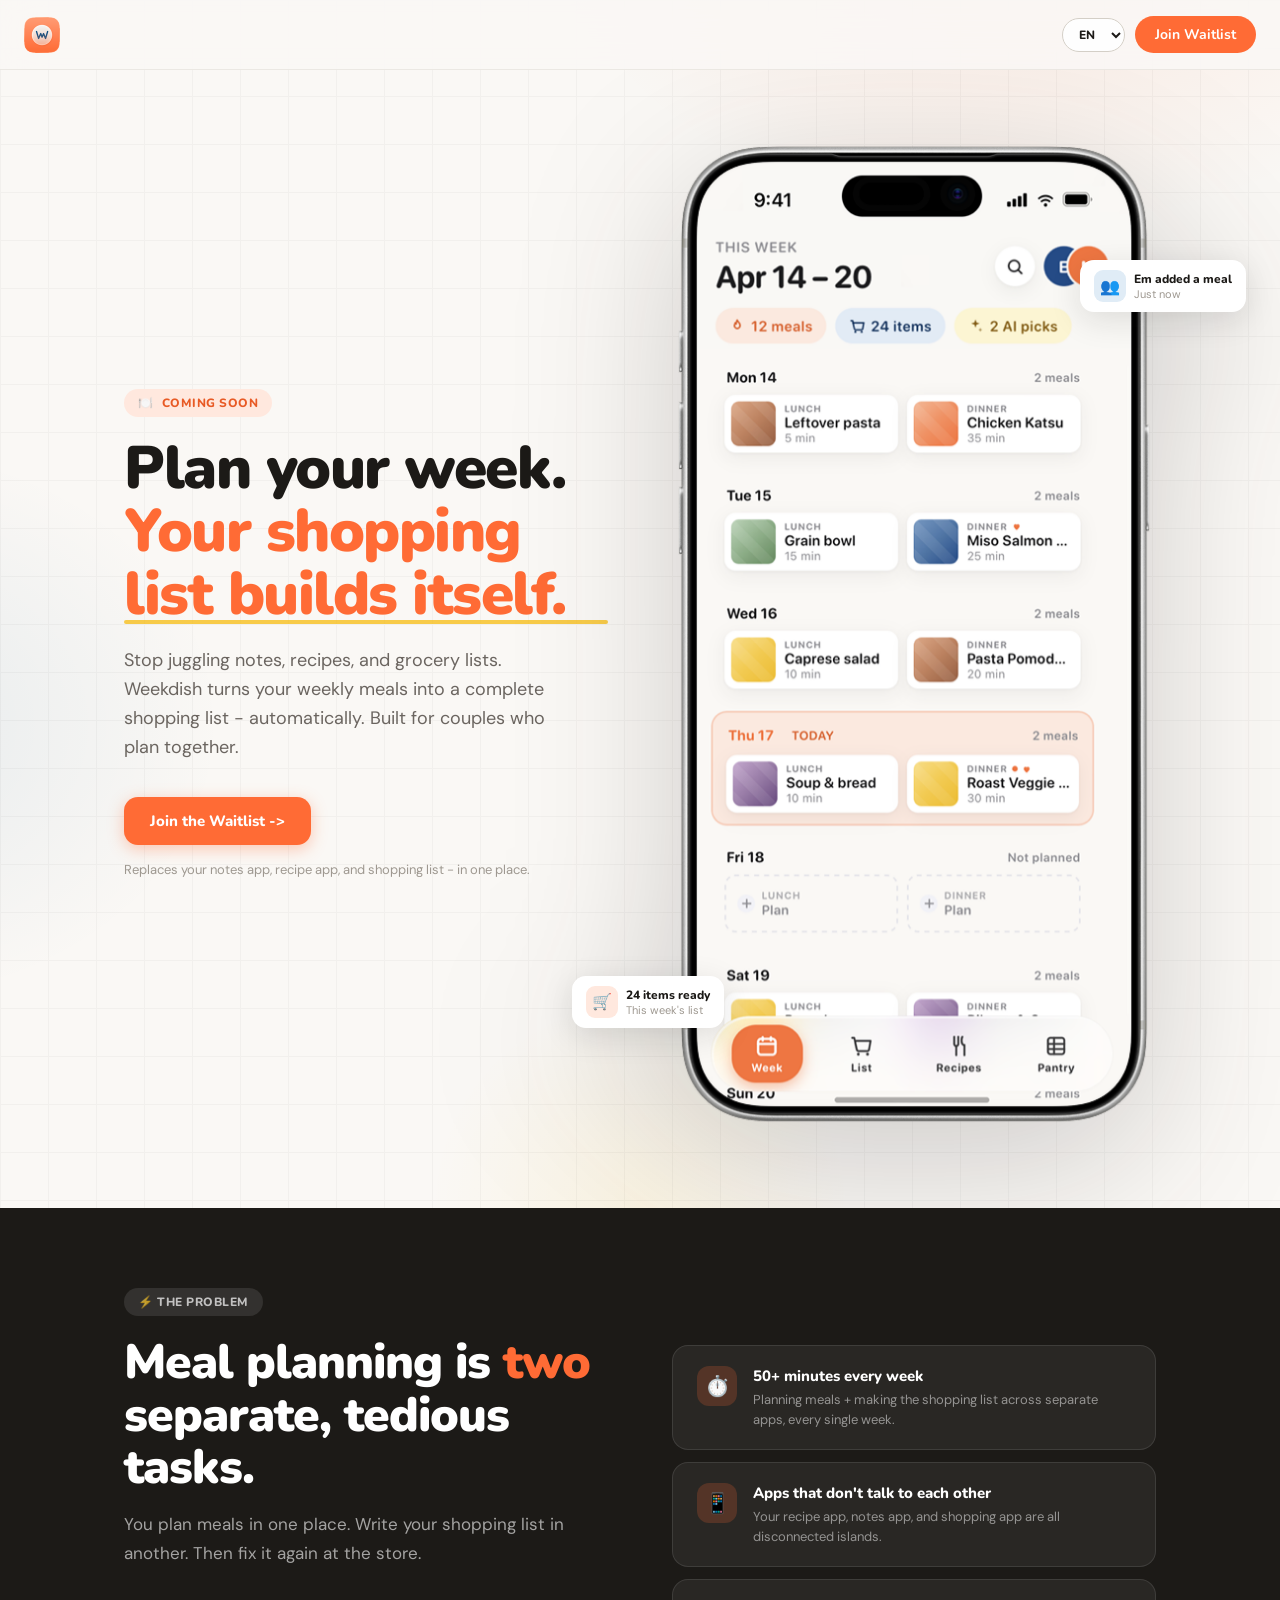
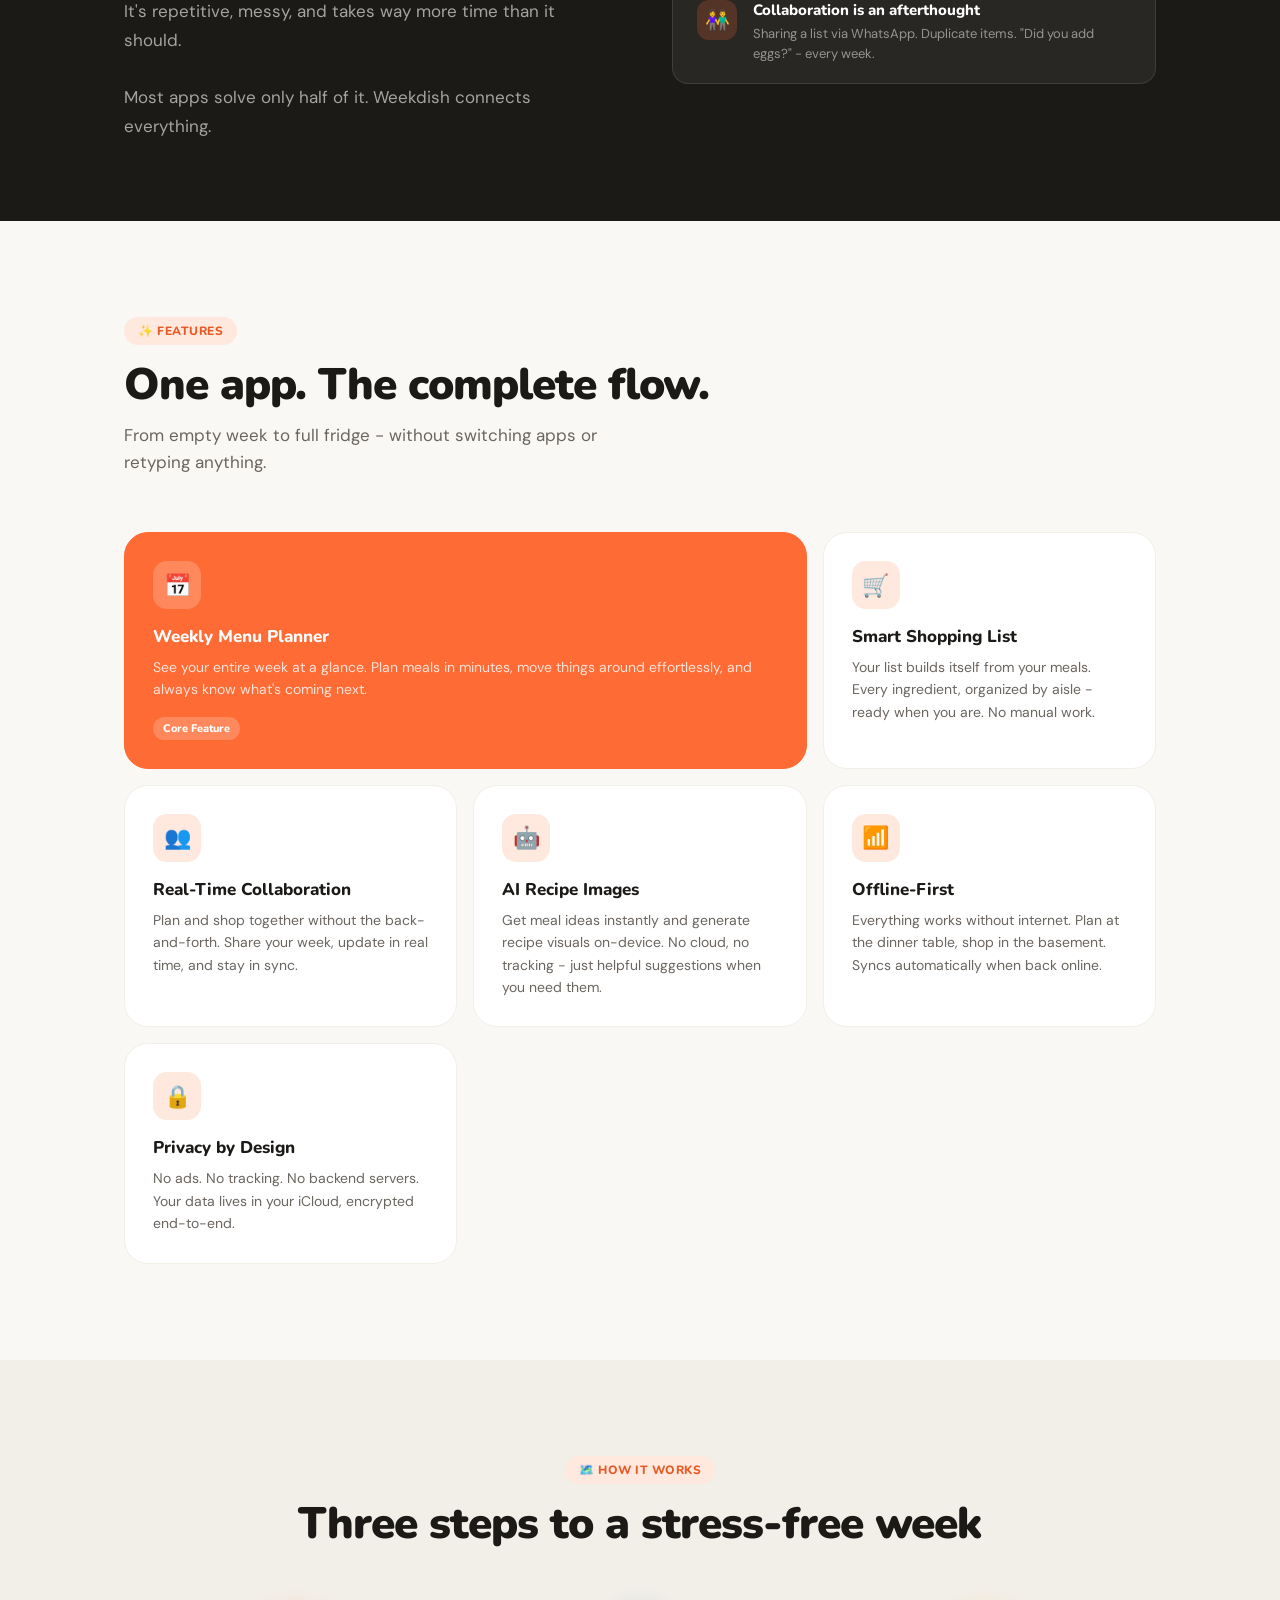
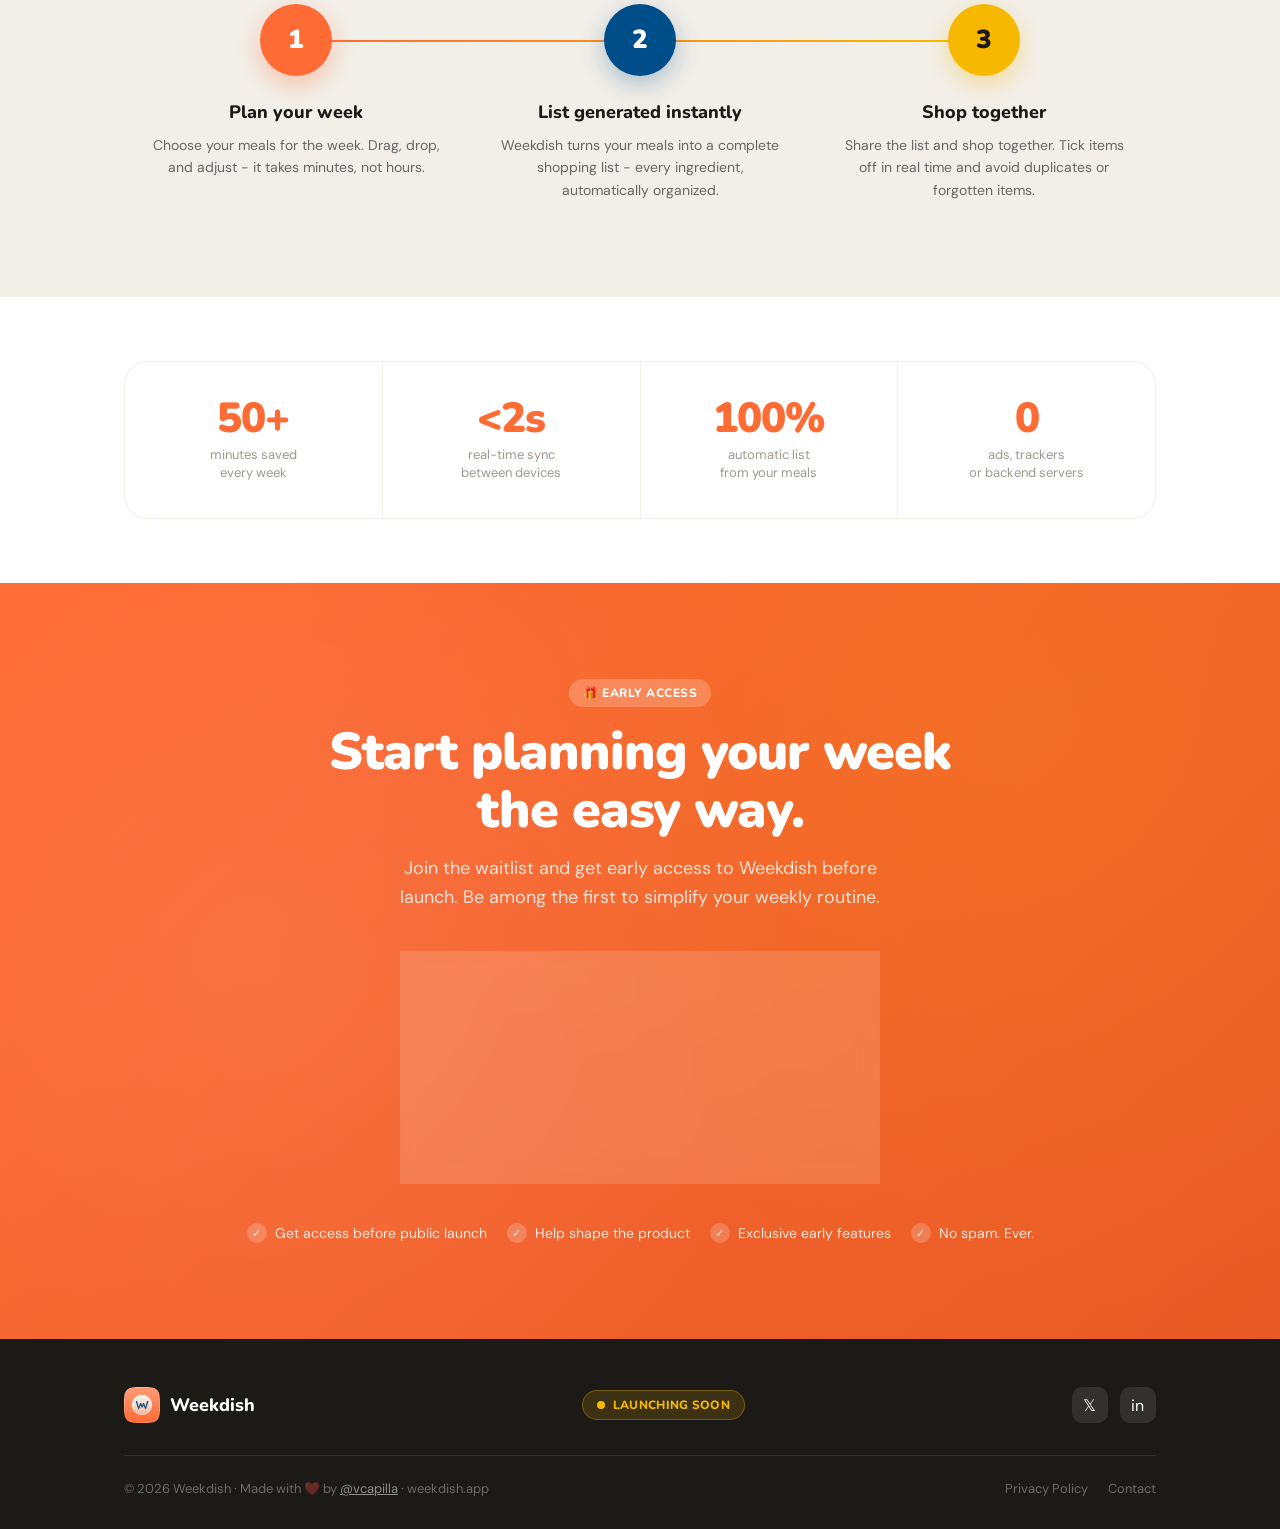
<file: index.html>
<!DOCTYPE html>
<html lang="en">

<head>
  <meta charset="UTF-8" />
  <meta name="viewport" content="width=device-width, initial-scale=1.0" />
  <title>Weekdish - Your week of dishes, effortlessly planned</title>
  <meta name="description"
    content="Plan weekly meals with your partner and let Weekdish build your shopping list automatically. Native iOS app coming July 2026.">
  <meta property="og:title" content="Weekdish - Your week of dishes, effortlessly planned">
  <meta property="og:description"
    content="Plan meals together. Shop smarter. Native iOS, offline-first, real-time collaboration.">
  <meta property="og:image" content="https://weekdish.app/og.png">
  <meta name="twitter:card" content="summary_large_image">
  <meta name="twitter:title" content="Weekdish - Your week of dishes, effortlessly planned">
  <meta name="twitter:description"
    content="Plan meals together. Shop smarter. Native iOS, offline-first, real-time collaboration.">
  <meta name="twitter:image" content="https://weekdish.app/og.png">
  <link rel="icon" type="image/png" sizes="32x32" href="favicon-32.png">
  <link rel="icon" type="image/png" sizes="16x16" href="favicon-16.png">
  <link rel="apple-touch-icon" sizes="180x180" href="apple-touch-icon.png">
  <link rel="preconnect" href="https://fonts.googleapis.com">
  <link
    href="https://fonts.googleapis.com/css2?family=Nunito:wght@400;500;600;700;800;900&family=DM+Sans:wght@300;400;500;600&display=swap"
    rel="stylesheet">
  <link rel="stylesheet" href="styles.css">

</head>

<body>
  <nav id="navbar">
    <div class="nav-icon" style="background:none; padding:0; box-shadow:none;">
      <img src="icon-72.png" width="36" height="36" style="border-radius:9px;" alt="Weekdish">
    </div>
    <div class="nav-actions">
      <select id="language-switcher" class="lang-select" aria-label="Language selector">
        <option value="es">ES</option>
        <option value="ca">CA</option>
        <option value="en">EN</option>
      </select>
      <button class="nav-cta" data-i18n="nav.cta"
        onclick="document.getElementById('waitlist').scrollIntoView({behavior:'smooth'})">Join Waitlist</button>
    </div>
  </nav>

  <section id="hero">
    <div class="hero-bg"></div>
    <div class="hero-grid"></div>
    <div class="container">
      <div class="hero-inner">
        <div class="hero-content">
          <div class="hero-eyebrow"><span>🍽️</span> <span data-i18n="hero.eyebrow">COMING SOON</span></div>

          <h1 class="hero-h1" data-i18n-html="hero.title">
            Plan your week.<br>
            <em>Your shopping list builds itself.</em>
          </h1>

          <p class="hero-sub" data-i18n="hero.sub">
            Stop juggling notes, recipes, and grocery lists. Weekdish turns your weekly meals into a complete shopping
            list - automatically. Built for couples who plan together.
          </p>

          <div class="hero-form" style="animation: fadeUp 0.6s 0.3s ease both;">
            <button class="hero-btn" data-i18n="hero.button"
              onclick="document.getElementById('waitlist').scrollIntoView({behavior:'smooth'})">
              Join the Waitlist ->
            </button>
          </div>

          <p class="hero-meta" data-i18n="hero.meta">
            Replaces your notes app, recipe app, and shopping list - in one place.
          </p>
        </div>
        <div class="hero-visual">
          <div class="phone-wrap">
            <div class="phone-badge left">
              <div class="badge-icon orange">🛒</div>
              <div class="badge-text">
                <div class="badge-label" data-i18n="badges.itemsReady">24 items ready</div>
                <div class="badge-sub" data-i18n="badges.weekList">This week's list</div>
              </div>
            </div>
            <div class="phone-badge right">
              <div class="badge-icon blue">👥</div>
              <div class="badge-text">
                <div class="badge-label" data-i18n="badges.mealAdded">Em added a meal</div>
                <div class="badge-sub" data-i18n="badges.justNow">Just now</div>
              </div>
            </div>
            <img src="iphone.png" alt="Weekdish-screenshot">
          </div>
        </div>
      </div>
    </div>
  </section>

  <section id="problem">
    <div class="container">
      <div class="problem-inner">
        <div class="reveal">
          <div class="problem-label" data-i18n="problem.label">⚡ THE PROBLEM</div>
          <h2 data-i18n-html="problem.title">Meal planning is <em>two</em> separate, tedious tasks.</h2>
          <p data-i18n-html="problem.copy">
            You plan meals in one place. Write your shopping list in another. Then fix it again at the store.<br><br>
            It's repetitive, messy, and takes way more time than it should.<br><br>
            Most apps solve only half of it. Weekdish connects everything.
          </p>
        </div>
        <div class="problem-cards reveal reveal-delay-1">
          <div class="problem-card">
            <div class="problem-card-icon">⏱️</div>
            <div>
              <div class="problem-card-title" data-i18n="problem.cards.time.title">50+ minutes every week</div>
              <div class="problem-card-desc" data-i18n="problem.cards.time.desc">Planning meals + making the shopping
                list across separate apps, every single week.</div>
            </div>
          </div>
          <div class="problem-card">
            <div class="problem-card-icon">📱</div>
            <div>
              <div class="problem-card-title" data-i18n="problem.cards.apps.title">Apps that don't talk to each other
              </div>
              <div class="problem-card-desc" data-i18n="problem.cards.apps.desc">Your recipe app, notes app, and
                shopping app are all disconnected islands.
              </div>
            </div>
          </div>
          <div class="problem-card">
            <div class="problem-card-icon">👫</div>
            <div>
              <div class="problem-card-title" data-i18n="problem.cards.collab.title">Collaboration is an afterthought
              </div>
              <div class="problem-card-desc" data-i18n="problem.cards.collab.desc">Sharing a list via WhatsApp.
                Duplicate items. "Did you add eggs?" - every
                week.</div>
            </div>
          </div>
        </div>
      </div>
    </div>
  </section>

  <section id="features">
    <div class="container">
      <div class="section-header reveal">
        <div class="section-label" data-i18n="features.label">✨ FEATURES</div>
        <h2 class="section-title" data-i18n="features.title">One app. The complete flow.</h2>
        <p class="section-sub" data-i18n="features.sub">From empty week to full fridge - without switching apps or
          retyping anything.</p>
      </div>
      <div class="features-grid">
        <div class="feature-card featured reveal">
          <div class="feature-icon">📅</div>
          <div class="feature-title" data-i18n="features.cards.planner.title">Weekly Menu Planner</div>
          <div class="feature-desc" data-i18n="features.cards.planner.desc">
            See your entire week at a glance. Plan meals in minutes, move things around effortlessly, and always know
            what's coming next.
          </div><span class="feature-tag" data-i18n="features.cards.planner.tag">Core
            Feature</span>
        </div>
        <div class="feature-card reveal reveal-delay-1">
          <div class="feature-icon">🛒</div>
          <div class="feature-title" data-i18n="features.cards.shopping.title">Smart Shopping List</div>
          <div class="feature-desc" data-i18n="features.cards.shopping.desc">
            Your list builds itself from your meals. Every ingredient, organized by aisle - ready when you are. No
            manual work.
          </div>
        </div>
        <div class="feature-card reveal reveal-delay-1">
          <div class="feature-icon">👥</div>
          <div class="feature-title" data-i18n="features.cards.collab.title">Real-Time Collaboration</div>
          <div class="feature-desc" data-i18n="features.cards.collab.desc">
            Plan and shop together without the back-and-forth. Share your week, update in real time, and stay in sync.
          </div>
        </div>
        <div class="feature-card reveal reveal-delay-2">
          <div class="feature-icon">🤖</div>
          <div class="feature-title" data-i18n="features.cards.ai.title">AI Recipe Images</div>
          <div class="feature-desc" data-i18n="features.cards.ai.desc">
            Get meal ideas instantly and generate recipe visuals on-device. No cloud, no tracking - just helpful
            suggestions when you need them.
          </div>
        </div>
        <div class="feature-card reveal reveal-delay-2">
          <div class="feature-icon">📶</div>
          <div class="feature-title" data-i18n="features.cards.offline.title">Offline-First</div>
          <div class="feature-desc" data-i18n="features.cards.offline.desc">Everything works without internet. Plan at
            the dinner table, shop in the basement.
            Syncs automatically when back online.</div>
        </div>
        <div class="feature-card reveal reveal-delay-3">
          <div class="feature-icon">🔒</div>
          <div class="feature-title" data-i18n="features.cards.privacy.title">Privacy by Design</div>
          <div class="feature-desc" data-i18n="features.cards.privacy.desc">No ads. No tracking. No backend servers.
            Your data lives in your iCloud, encrypted
            end-to-end.</div>
        </div>
      </div>
    </div>
  </section>

  <section id="how">
    <div class="container">
      <div class="section-header reveal" style="text-align:center;">
        <div class="section-label" style="display:inline-flex;" data-i18n="how.label">🗺️ HOW IT WORKS</div>
        <h2 class="section-title" data-i18n="how.title">Three steps to a stress-free week</h2>
      </div>
      <div class="steps">
        <div class="step reveal">
          <div class="step-number">1</div>
          <div class="step-title" data-i18n="how.steps.one.title">Plan your week</div>
          <div class="step-desc" data-i18n="how.steps.one.desc">
            Choose your meals for the week. Drag, drop, and adjust - it takes minutes, not hours.
          </div>
        </div>
        <div class="step reveal reveal-delay-1">
          <div class="step-number">2</div>
          <div class="step-title" data-i18n="how.steps.two.title">List generated instantly</div>
          <div class="step-desc" data-i18n="how.steps.two.desc">
            Weekdish turns your meals into a complete shopping list - every ingredient, automatically organized.
          </div>
        </div>
        <div class="step reveal reveal-delay-2">
          <div class="step-number">3</div>
          <div class="step-title" data-i18n="how.steps.three.title">Shop together</div>
          <div class="step-desc" data-i18n="how.steps.three.desc">
            Share the list and shop together. Tick items off in real time and avoid duplicates or forgotten items.
          </div>
        </div>
      </div>
    </div>
  </section>

  <section id="proof">
    <div class="container">
      <div class="proof-inner reveal">
        <div class="proof-stat">
          <div class="proof-number">50+</div>
          <div class="proof-label" data-i18n-html="proof.one">minutes saved<br>every week</div>
        </div>
        <div class="proof-stat">
          <div class="proof-number">&lt;2s</div>
          <div class="proof-label" data-i18n-html="proof.two">real-time sync<br>between devices</div>
        </div>
        <div class="proof-stat">
          <div class="proof-number">100%</div>
          <div class="proof-label" data-i18n-html="proof.three">automatic list<br>from your meals</div>
        </div>
        <div class="proof-stat">
          <div class="proof-number">0</div>
          <div class="proof-label" data-i18n-html="proof.four">ads, trackers<br>or backend servers</div>
        </div>
      </div>
    </div>
  </section>

  <section id="waitlist">
    <div class="container">
      <div class="waitlist-inner">
        <div id="waitlist-form-block">
          <div class="section-label" style="display:inline-flex; margin-bottom:16px;" data-i18n="waitlist.label">🎁
            EARLY ACCESS</div>
          <h2 data-i18n-html="waitlist.title">Start planning your week<br>the easy way.</h2>
          <p data-i18n="waitlist.sub">
            Join the waitlist and get early access to Weekdish before launch. Be among the first to simplify your weekly
            routine.
          </p>
          <div class="waitlist-form">
            <iframe src="https://tally.so/embed/44NdlO?alignLeft=1&hideTitle=1&transparentBackground=1&dynamicHeight=1"
              loading="lazy" width="100%" height="214" frameborder="0" marginheight="0" marginwidth="0"
              title="Weekdish Waitlist" data-i18n-attr="title:waitlist.iframeTitle">
            </iframe>
          </div>
          <div class="perks">
            <div class="perk">
              <div class="perk-check">✓</div><span data-i18n="waitlist.perks.one">Get access before public launch</span>
            </div>
            <div class="perk">
              <div class="perk-check">✓</div><span data-i18n="waitlist.perks.two">Help shape the product</span>
            </div>
            <div class="perk">
              <div class="perk-check">✓</div><span data-i18n="waitlist.perks.three">Exclusive early features</span>
            </div>
            <div class="perk">
              <div class="perk-check">✓</div><span data-i18n="waitlist.perks.four">No spam. Ever.</span>
            </div>
          </div>
        </div>
        <div class="success-msg" id="success-msg">
          <div class="success-icon">🎉</div>
          <h3 data-i18n="success.title">You're on the list!</h3>
          <p data-i18n="success.sub">We'll send you an email as soon as Weekdish is ready.</p>
        </div>
      </div>
    </div>
  </section>
  <footer>
    <div class="container">
      <div class="footer-inner">
        <div class="footer-logo">
          <div class="footer-icon" style="background:none; padding:0;">
            <img src="icon-72.png" width="36" height="36" style="border-radius:9px;" alt="Weekdish">
          </div>
          <span class="footer-wordmark">Weekdish</span>
        </div>
        <div class="launch-badge">
          <div class="launch-dot"></div>
          <span class="launch-text" data-i18n="footer.launching">LAUNCHING SOON</span>
        </div>
        <div class="footer-social">
          <a class="social-btn" href="https://x.com/weekdishapp" target="_blank" rel="noopener noreferrer"
            aria-label="Weekdish on X" title="Twitter / X">𝕏</a>
          <a class="social-btn" href="https://www.linkedin.com/company/weekdish" target="_blank"
            rel="noopener noreferrer" aria-label="Weekdish on LinkedIn" title="LinkedIn">in</a>
        </div>
      </div>
      <div class="footer-bottom">
        <p data-i18n-html="footer.copy">© 2026 Weekdish · Made with ❤️ by <a href="https://x.com/vcapilla" target="_blank"
            rel="noopener noreferrer" style="color:rgba(255,255,255,0.5); text-decoration:underline;">@vcapilla</a> ·
          weekdish.app</p>
        <div style="display:flex; gap:20px;">
          <a href="/privacy.html" style="font-size:13px; color:rgba(255,255,255,0.35);" data-i18n="footer.privacy">Privacy
            Policy</a>
          <a href="mailto:hello@weekdish.app" style="font-size:13px; color:rgba(255,255,255,0.35);"
            data-i18n="footer.contact">Contact</a>
        </div>
      </div>
    </div>
  </footer>
  <script src="main.js"></script>
</body>

</html>
</file>
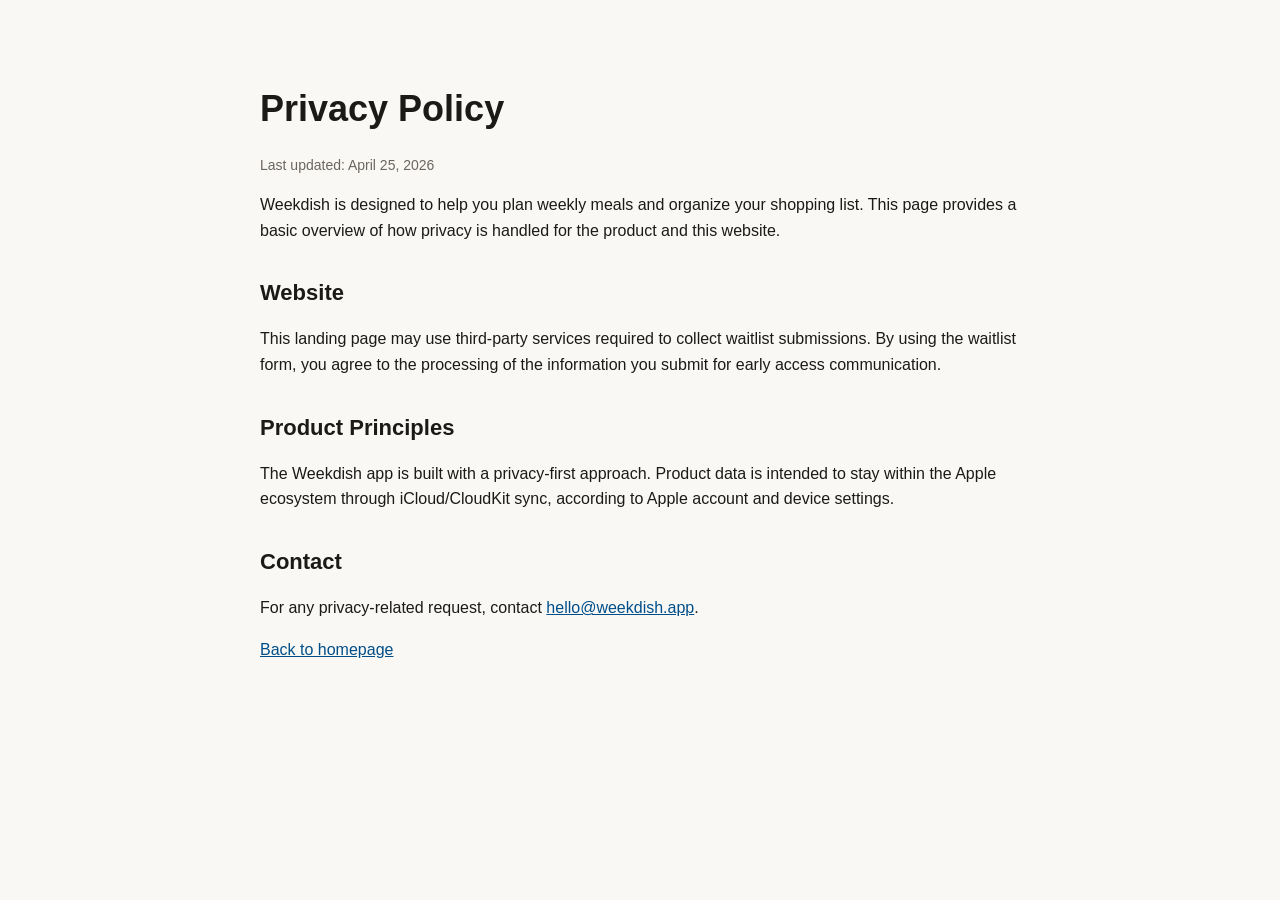
<file: privacy.html>
<!DOCTYPE html>
<html lang="en">
<head>
  <meta charset="UTF-8" />
  <meta name="viewport" content="width=device-width, initial-scale=1.0" />
  <title>Weekdish Privacy Policy</title>
  <meta name="description" content="Privacy policy for Weekdish." />
  <style>
    body {
      margin: 0;
      font-family: "DM Sans", "Avenir Next", "Segoe UI", sans-serif;
      background: #FAF8F5;
      color: #1C1A17;
      line-height: 1.6;
    }
    .container {
      max-width: 760px;
      margin: 0 auto;
      padding: 56px 24px 72px;
    }
    h1 {
      font-family: "Nunito", "Avenir Next", "Segoe UI", sans-serif;
      margin-bottom: 16px;
      font-size: 36px;
    }
    h2 {
      font-family: "Nunito", "Avenir Next", "Segoe UI", sans-serif;
      margin-top: 32px;
      margin-bottom: 8px;
      font-size: 22px;
    }
    a {
      color: #004E89;
    }
    .muted {
      color: #6B6560;
      font-size: 14px;
    }
  </style>
</head>
<body>
  <main class="container">
    <h1>Privacy Policy</h1>
    <p class="muted">Last updated: April 25, 2026</p>

    <p>
      Weekdish is designed to help you plan weekly meals and organize your shopping list. This page provides a basic
      overview of how privacy is handled for the product and this website.
    </p>

    <h2>Website</h2>
    <p>
      This landing page may use third-party services required to collect waitlist submissions. By using the waitlist
      form, you agree to the processing of the information you submit for early access communication.
    </p>

    <h2>Product Principles</h2>
    <p>
      The Weekdish app is built with a privacy-first approach. Product data is intended to stay within the Apple
      ecosystem through iCloud/CloudKit sync, according to Apple account and device settings.
    </p>

    <h2>Contact</h2>
    <p>
      For any privacy-related request, contact <a href="mailto:hello@weekdish.app">hello@weekdish.app</a>.
    </p>

    <p><a href="/index.html">Back to homepage</a></p>
  </main>
</body>
</html>
</file>
<file: styles.css>
:root {
      --terracotta: #FF6B35;
      --terracotta-light: #FFE8DE;
      --terracotta-dark: #E85A25;
      --navy: #004E89;
      --navy-light: #E0ECF6;
      --amber: #F7B801;
      --paper: #FAF8F5;
      --cloud: #F2EFE9;
      --silver: #D4CFC7;
      --gray: #9E9890;
      --graphite: #6B6560;
      --ink: #1C1A17;
      --radius-md: 16px;
      --radius-lg: 24px;
      --shadow-sm: 0 2px 8px rgba(28, 26, 23, 0.08);
      --shadow-md: 0 8px 32px rgba(28, 26, 23, 0.12);
    }

    *,
    *::before,
    *::after {
      box-sizing: border-box;
      margin: 0;
      padding: 0;
    }

    html {
      scroll-behavior: smooth;
    }

    body {
      font-family: 'DM Sans', sans-serif;
      background: var(--paper);
      color: var(--ink);
      overflow-x: hidden;
      -webkit-font-smoothing: antialiased;
    }

    img {
      display: block;
      max-width: 100%;
    }

    a {
      text-decoration: none;
      color: inherit;
    }

    h1,
    h2,
    h3 {
      font-family: 'Nunito', sans-serif;
      line-height: 1.1;
    }

    .container {
      max-width: 1080px;
      margin: 0 auto;
      padding: 0 24px;
    }

    section {
      padding: 96px 0;
    }

    /* NAV */
    nav {
      position: fixed;
      top: 0;
      left: 0;
      right: 0;
      z-index: 100;
      padding: 16px 24px;
      display: flex;
      align-items: center;
      justify-content: space-between;
      background: rgba(250, 248, 245, 0.88);
      backdrop-filter: blur(20px);
      -webkit-backdrop-filter: blur(20px);
      border-bottom: 1px solid rgba(212, 207, 199, 0.4);
      transition: all 0.3s ease;
    }

    .nav-logo {
      display: flex;
      align-items: center;
      gap: 10px;
    }

    .nav-icon {
      width: 36px;
      height: 36px;
      border-radius: 9px;
      background: var(--terracotta);
      display: flex;
      align-items: center;
      justify-content: center;
      box-shadow: 0 2px 8px rgba(255, 107, 53, 0.35);
    }

    .nav-icon svg {
      width: 20px;
      height: 20px;
    }

    .nav-wordmark {
      font-family: 'Nunito', sans-serif;
      font-weight: 800;
      font-size: 18px;
      color: var(--ink);
      letter-spacing: -0.3px;
    }

    .nav-cta {
      background: var(--terracotta);
      color: white;
      padding: 9px 20px;
      border-radius: 100px;
      font-family: 'Nunito', sans-serif;
      font-weight: 700;
      font-size: 14px;
      transition: all 0.2s cubic-bezier(.34, 1.56, .64, 1);
      cursor: pointer;
      border: none;
    }

    .nav-actions {
      display: flex;
      align-items: center;
      gap: 10px;
    }

    .lang-select {
      border: 1px solid var(--silver);
      border-radius: 999px;
      background: rgba(255, 255, 255, 0.9);
      color: var(--ink);
      font-family: 'Nunito', sans-serif;
      font-weight: 800;
      font-size: 12px;
      padding: 7px 12px;
      cursor: pointer;
      outline: none;
    }

    .lang-select:focus-visible {
      border-color: var(--terracotta);
      box-shadow: 0 0 0 3px rgba(255, 107, 53, 0.18);
    }

    .nav-cta:hover {
      background: var(--terracotta-dark);
      transform: scale(1.04);
    }

    .nav-cta:active {
      transform: scale(0.96);
    }

    /* HERO */
    #hero {
      padding-top: 140px;
      padding-bottom: 80px;
      position: relative;
      overflow: hidden;
    }

    .hero-bg {
      position: absolute;
      inset: 0;
      z-index: 0;
      background: radial-gradient(ellipse 700px 500px at 80% -10%, rgba(255, 107, 53, 0.12) 0%, transparent 70%), radial-gradient(ellipse 500px 400px at -10% 60%, rgba(0, 78, 137, 0.08) 0%, transparent 70%), radial-gradient(ellipse 300px 300px at 50% 100%, rgba(247, 184, 1, 0.08) 0%, transparent 70%);
    }

    .hero-grid {
      position: absolute;
      inset: 0;
      z-index: 0;
      opacity: 0.03;
      background-image: linear-gradient(var(--ink) 1px, transparent 1px), linear-gradient(90deg, var(--ink) 1px, transparent 1px);
      background-size: 48px 48px;
    }

    .hero-inner {
      position: relative;
      z-index: 1;
      display: grid;
      grid-template-columns: 1fr 1fr;
      gap: 64px;
      align-items: center;
    }

    .hero-eyebrow {
      display: inline-flex;
      align-items: center;
      gap: 8px;
      background: var(--terracotta-light);
      color: var(--terracotta-dark);
      padding: 6px 14px;
      border-radius: 100px;
      font-family: 'Nunito', sans-serif;
      font-weight: 800;
      font-size: 12px;
      letter-spacing: 0.5px;
      text-transform: uppercase;
      margin-bottom: 20px;
      animation: fadeUp 0.6s ease both;
    }

    .hero-h1 {
      font-size: clamp(40px, 5vw, 60px);
      font-weight: 900;
      color: var(--ink);
      letter-spacing: -1.5px;
      line-height: 1.05;
      margin-bottom: 20px;
      animation: fadeUp 0.6s 0.1s ease both;
    }

    .hero-h1 em {
      font-style: normal;
      color: var(--terracotta);
      position: relative;
      display: inline-block;
    }

    .hero-h1 em::after {
      content: '';
      position: absolute;
      bottom: 2px;
      left: 0;
      right: 0;
      height: 4px;
      background: var(--amber);
      border-radius: 2px;
      opacity: 0.7;
    }

    .hero-sub {
      font-size: 18px;
      line-height: 1.6;
      color: var(--graphite);
      max-width: 460px;
      margin-bottom: 36px;
      animation: fadeUp 0.6s 0.2s ease both;
    }

    .hero-form {
      display: flex;
      gap: 10px;
      flex-wrap: wrap;
      animation: fadeUp 0.6s 0.3s ease both;
    }

    .hero-input {
      flex: 1;
      min-width: 220px;
      padding: 14px 18px;
      border: 1.5px solid var(--silver);
      border-radius: 14px;
      background: white;
      font-family: 'DM Sans', sans-serif;
      font-size: 15px;
      color: var(--ink);
      outline: none;
      transition: border-color 0.2s, box-shadow 0.2s;
      box-shadow: var(--shadow-sm);
    }

    .hero-input:focus {
      border-color: var(--terracotta);
      box-shadow: 0 0 0 3px rgba(255, 107, 53, 0.15);
    }

    .hero-input::placeholder {
      color: var(--gray);
    }

    .hero-btn {
      background: var(--terracotta);
      color: white;
      border: none;
      padding: 14px 26px;
      border-radius: 14px;
      font-family: 'Nunito', sans-serif;
      font-weight: 800;
      font-size: 15px;
      cursor: pointer;
      white-space: nowrap;
      transition: all 0.22s cubic-bezier(.34, 1.56, .64, 1);
      box-shadow: 0 4px 16px rgba(255, 107, 53, 0.35);
    }

    .hero-btn:hover {
      background: var(--terracotta-dark);
      transform: scale(1.04) translateY(-1px);
      box-shadow: 0 8px 24px rgba(255, 107, 53, 0.4);
    }

    .hero-btn:active {
      transform: scale(0.96);
    }

    .hero-meta {
      margin-top: 16px;
      font-size: 13px;
      color: var(--gray);
      animation: fadeUp 0.6s 0.4s ease both;
    }

    .hero-meta strong {
      color: var(--terracotta);
    }

    /* PHONE */
    .hero-visual {
      display: flex;
      justify-content: center;
      align-items: flex-end;
      position: relative;
      animation: fadeUp 0.7s 0.2s ease both;
    }

    .phone-wrap {
      position: relative;
      filter: drop-shadow(0 40px 80px rgba(28, 26, 23, 0.2));
    }

    .phone-frame {
      width: 280px;
      background: var(--ink);
      border-radius: 48px;
      padding: 14px;
      position: relative;
    }

    .phone-notch {
      position: absolute;
      top: 14px;
      left: 50%;
      transform: translateX(-50%);
      width: 90px;
      height: 30px;
      background: var(--ink);
      border-radius: 0 0 18px 18px;
      z-index: 10;
    }

    .phone-screen {
      background: var(--paper);
      border-radius: 37px;
      overflow: hidden;
      position: relative;
    }

    .screen-content {
      padding: 44px 0 0;
    }

    .screen-status {
      display: flex;
      justify-content: space-between;
      align-items: center;
      padding: 8px 20px 0;
      font-size: 11px;
      font-weight: 700;
      font-family: 'Nunito', sans-serif;
      color: var(--ink);
    }

    .screen-header {
      padding: 16px 20px 12px;
    }

    .screen-eyebrow {
      font-family: 'Nunito', sans-serif;
      font-size: 10px;
      font-weight: 800;
      letter-spacing: 0.8px;
      text-transform: uppercase;
      color: var(--gray);
      margin-bottom: 4px;
    }

    .screen-title {
      font-family: 'Nunito', sans-serif;
      font-size: 22px;
      font-weight: 900;
      color: var(--ink);
      letter-spacing: -0.5px;
    }

    .screen-stats {
      display: flex;
      gap: 12px;
      margin-top: 8px;
    }

    .screen-stat {
      font-family: 'Nunito', sans-serif;
      font-size: 11px;
      font-weight: 700;
      color: var(--graphite);
      display: flex;
      align-items: center;
      gap: 3px;
    }

    .screen-stat .dot {
      width: 6px;
      height: 6px;
      border-radius: 50%;
      background: var(--terracotta);
    }

    .meal-day {
      padding: 8px 20px;
      border-bottom: 1px solid var(--cloud);
    }

    .meal-day-label {
      font-family: 'Nunito', sans-serif;
      font-size: 10px;
      font-weight: 800;
      color: var(--gray);
      letter-spacing: 0.5px;
      text-transform: uppercase;
      margin-bottom: 6px;
    }

    .meal-day-label.today {
      color: var(--terracotta);
    }

    .meal-cards-row {
      display: flex;
      gap: 6px;
    }

    .meal-card-mini {
      flex: 1;
      background: white;
      border-radius: 10px;
      padding: 8px 8px 6px;
      border: 1px solid var(--cloud);
    }

    .meal-card-mini.ai {
      border-color: rgba(255, 107, 53, 0.25);
      background: rgba(255, 232, 222, 0.4);
    }

    .meal-card-type {
      font-family: 'Nunito', sans-serif;
      font-size: 8px;
      font-weight: 800;
      color: var(--gray);
      letter-spacing: 0.5px;
      text-transform: uppercase;
      margin-bottom: 3px;
    }

    .meal-card-name {
      font-family: 'Nunito', sans-serif;
      font-size: 10px;
      font-weight: 700;
      color: var(--ink);
      line-height: 1.2;
    }

    .meal-card-time {
      font-size: 9px;
      color: var(--gray);
      margin-top: 2px;
    }

    .ai-badge {
      display: inline-block;
      background: var(--terracotta);
      color: white;
      font-family: 'Nunito', sans-serif;
      font-size: 7px;
      font-weight: 800;
      padding: 1px 5px;
      border-radius: 4px;
      margin-bottom: 2px;
    }

    .screen-fab {
      position: absolute;
      bottom: 16px;
      right: 16px;
      width: 40px;
      height: 40px;
      border-radius: 50%;
      background: var(--terracotta);
      display: flex;
      align-items: center;
      justify-content: center;
      box-shadow: 0 4px 12px rgba(255, 107, 53, 0.5);
      color: white;
      font-size: 20px;
      font-weight: 300;
      font-family: sans-serif;
      line-height: 1;
    }

    .screen-tabbar {
      display: flex;
      padding: 10px 0 16px;
      border-top: 1px solid var(--cloud);
      background: white;
    }

    .screen-tab {
      flex: 1;
      display: flex;
      flex-direction: column;
      align-items: center;
      gap: 3px;
    }

    .tab-icon {
      font-size: 14px;
    }

    .tab-label {
      font-family: 'Nunito', sans-serif;
      font-size: 8px;
      font-weight: 700;
      color: var(--gray);
    }

    .screen-tab.active .tab-label {
      color: var(--terracotta);
    }

    .phone-badge {
      position: absolute;
      background: white;
      border-radius: 14px;
      padding: 10px 14px;
      box-shadow: var(--shadow-md);
      display: flex;
      align-items: center;
      gap: 8px;
      white-space: nowrap;
    }

    .phone-badge.left {
      left: -100px;
      bottom: 100px;
      animation: float 3s ease-in-out infinite;
    }

    .phone-badge.right {
      right: -90px;
      top: 120px;
      animation: float 3s 1.5s ease-in-out infinite;
    }

    .badge-icon {
      width: 32px;
      height: 32px;
      border-radius: 9px;
      display: flex;
      align-items: center;
      justify-content: center;
      font-size: 16px;
    }

    .badge-icon.orange {
      background: var(--terracotta-light);
    }

    .badge-icon.blue {
      background: var(--navy-light);
    }

    .badge-label {
      font-family: 'Nunito', sans-serif;
      font-weight: 800;
      font-size: 12px;
      color: var(--ink);
    }

    .badge-sub {
      font-size: 11px;
      color: var(--gray);
    }

    @keyframes float {

      0%,
      100% {
        transform: translateY(0px);
      }

      50% {
        transform: translateY(-6px);
      }
    }

    /* PROBLEM */
    #problem {
      background: var(--ink);
      color: white;
      padding: 80px 0;
    }

    .problem-inner {
      display: grid;
      grid-template-columns: 1fr 1fr;
      gap: 64px;
      align-items: center;
    }

    .problem-label {
      display: inline-flex;
      align-items: center;
      gap: 6px;
      background: rgba(255, 255, 255, 0.1);
      color: rgba(255, 255, 255, 0.7);
      padding: 6px 14px;
      border-radius: 100px;
      font-family: 'Nunito', sans-serif;
      font-size: 12px;
      font-weight: 800;
      letter-spacing: 0.5px;
      text-transform: uppercase;
      margin-bottom: 20px;
    }

    #problem h2 {
      font-size: clamp(32px, 4vw, 48px);
      font-weight: 900;
      color: white;
      letter-spacing: -1px;
      line-height: 1.1;
      margin-bottom: 16px;
    }

    #problem h2 em {
      font-style: normal;
      color: var(--terracotta);
    }

    #problem p {
      font-size: 17px;
      line-height: 1.7;
      color: rgba(255, 255, 255, 0.6);
    }

    .problem-cards {
      display: flex;
      flex-direction: column;
      gap: 12px;
    }

    .problem-card {
      background: rgba(255, 255, 255, 0.06);
      border: 1px solid rgba(255, 255, 255, 0.1);
      border-radius: var(--radius-md);
      padding: 20px 24px;
      display: flex;
      align-items: flex-start;
      gap: 16px;
      transition: all 0.3s ease;
    }

    .problem-card:hover {
      background: rgba(255, 255, 255, 0.09);
      transform: translateX(4px);
    }

    .problem-card-icon {
      width: 40px;
      height: 40px;
      border-radius: 12px;
      background: rgba(255, 107, 53, 0.2);
      display: flex;
      align-items: center;
      justify-content: center;
      font-size: 20px;
      flex-shrink: 0;
    }

    .problem-card-title {
      font-family: 'Nunito', sans-serif;
      font-weight: 800;
      font-size: 15px;
      color: white;
      margin-bottom: 4px;
    }

    .problem-card-desc {
      font-size: 13px;
      color: rgba(255, 255, 255, 0.5);
      line-height: 1.5;
    }

    /* FEATURES */
    #features {
      background: var(--paper);
    }

    .section-label {
      display: inline-flex;
      align-items: center;
      gap: 6px;
      background: var(--terracotta-light);
      color: var(--terracotta-dark);
      padding: 6px 14px;
      border-radius: 100px;
      font-family: 'Nunito', sans-serif;
      font-size: 12px;
      font-weight: 800;
      letter-spacing: 0.5px;
      text-transform: uppercase;
      margin-bottom: 16px;
    }

    .section-title {
      font-size: clamp(30px, 4vw, 44px);
      font-weight: 900;
      color: var(--ink);
      letter-spacing: -1px;
      line-height: 1.1;
      margin-bottom: 12px;
    }

    .section-sub {
      font-size: 17px;
      color: var(--graphite);
      line-height: 1.6;
      max-width: 520px;
    }

    .section-header {
      margin-bottom: 56px;
    }

    .features-grid {
      display: grid;
      grid-template-columns: repeat(3, 1fr);
      gap: 16px;
    }

    .feature-card {
      background: white;
      border: 1.5px solid var(--cloud);
      border-radius: var(--radius-lg);
      padding: 28px;
      transition: all 0.3s cubic-bezier(.2, .9, .3, 1);
      position: relative;
      overflow: hidden;
    }

    .feature-card::before {
      content: '';
      position: absolute;
      inset: 0;
      background: linear-gradient(135deg, rgba(255, 107, 53, 0.04) 0%, transparent 60%);
      opacity: 0;
      transition: opacity 0.3s;
    }

    .feature-card:hover {
      border-color: var(--terracotta);
      transform: translateY(-4px);
      box-shadow: var(--shadow-md);
    }

    .feature-card:hover::before {
      opacity: 1;
    }

    .feature-card.featured {
      background: var(--terracotta);
      border-color: var(--terracotta);
      color: white;
      grid-column: span 2;
    }

    .feature-card.featured::before {
      display: none;
    }

    .feature-icon {
      width: 48px;
      height: 48px;
      border-radius: 14px;
      background: var(--terracotta-light);
      display: flex;
      align-items: center;
      justify-content: center;
      font-size: 22px;
      margin-bottom: 16px;
    }

    .feature-card.featured .feature-icon {
      background: rgba(255, 255, 255, 0.2);
    }

    .feature-title {
      font-family: 'Nunito', sans-serif;
      font-weight: 800;
      font-size: 17px;
      color: var(--ink);
      margin-bottom: 8px;
    }

    .feature-card.featured .feature-title {
      color: white;
    }

    .feature-desc {
      font-size: 14px;
      color: var(--graphite);
      line-height: 1.6;
    }

    .feature-card.featured .feature-desc {
      color: rgba(255, 255, 255, 0.8);
    }

    .feature-tag {
      display: inline-block;
      background: rgba(255, 255, 255, 0.2);
      color: white;
      padding: 4px 10px;
      border-radius: 100px;
      font-family: 'Nunito', sans-serif;
      font-size: 11px;
      font-weight: 800;
      margin-top: 16px;
    }

    /* HOW */
    #how {
      background: var(--cloud);
    }

    .steps {
      display: grid;
      grid-template-columns: repeat(3, 1fr);
      gap: 0;
      position: relative;
    }

    .steps::before {
      content: '';
      position: absolute;
      top: 36px;
      left: calc(16.66% + 20px);
      right: calc(16.66% + 20px);
      height: 2px;
      background: linear-gradient(90deg, var(--terracotta), var(--amber));
      z-index: 0;
    }

    .step {
      text-align: center;
      padding: 0 24px;
      position: relative;
      z-index: 1;
    }

    .step-number {
      width: 72px;
      height: 72px;
      border-radius: 50%;
      display: flex;
      align-items: center;
      justify-content: center;
      font-family: 'Nunito', sans-serif;
      font-size: 26px;
      font-weight: 900;
      margin: 0 auto 24px;
    }

    .step:nth-child(1) .step-number {
      background: var(--terracotta);
      color: white;
      box-shadow: 0 8px 24px rgba(255, 107, 53, 0.35);
    }

    .step:nth-child(2) .step-number {
      background: var(--navy);
      color: white;
      box-shadow: 0 8px 24px rgba(0, 78, 137, 0.3);
    }

    .step:nth-child(3) .step-number {
      background: var(--amber);
      color: var(--ink);
      box-shadow: 0 8px 24px rgba(247, 184, 1, 0.35);
    }

    .step-title {
      font-family: 'Nunito', sans-serif;
      font-weight: 800;
      font-size: 18px;
      color: var(--ink);
      margin-bottom: 10px;
    }

    .step-desc {
      font-size: 14px;
      color: var(--graphite);
      line-height: 1.6;
    }

    /* PROOF */
    #proof {
      background: white;
      padding: 64px 0;
    }

    .proof-inner {
      display: grid;
      grid-template-columns: repeat(4, 1fr);
      gap: 1px;
      background: var(--cloud);
      border: 1px solid var(--cloud);
      border-radius: var(--radius-lg);
      overflow: hidden;
    }

    .proof-stat {
      background: white;
      text-align: center;
      padding: 36px 24px;
    }

    .proof-number {
      font-family: 'Nunito', sans-serif;
      font-size: 42px;
      font-weight: 900;
      color: var(--terracotta);
      letter-spacing: -1px;
      line-height: 1;
    }

    .proof-label {
      font-size: 13px;
      color: var(--gray);
      margin-top: 6px;
      line-height: 1.4;
    }

    /* WAITLIST */
    #waitlist {
      background: linear-gradient(135deg, var(--terracotta) 0%, #E85A25 100%);
      padding: 96px 0;
      position: relative;
      overflow: hidden;
    }

    #waitlist::before {
      content: '';
      position: absolute;
      inset: 0;
      background-image: radial-gradient(circle at 20% 50%, rgba(255, 255, 255, 0.08) 0%, transparent 50%), radial-gradient(circle at 80% 20%, rgba(247, 184, 1, 0.15) 0%, transparent 50%);
    }

    .waitlist-inner {
      position: relative;
      z-index: 1;
      text-align: center;
    }

    #waitlist .section-label {
      background: rgba(255, 255, 255, 0.2);
      color: white;
    }

    #waitlist h2 {
      font-size: clamp(32px, 5vw, 52px);
      font-weight: 900;
      color: white;
      letter-spacing: -1px;
      line-height: 1.1;
      margin-bottom: 16px;
    }

    #waitlist p {
      font-size: 18px;
      color: rgba(255, 255, 255, 0.8);
      line-height: 1.6;
      max-width: 480px;
      margin: 0 auto 40px;
    }

    .waitlist-form {
      display: flex;
      gap: 10px;
      max-width: 480px;
      margin: 0 auto;
      background: rgba(255, 255, 255, 0.15);
      border: 1px solid rgba(255, 255, 255, 0.25);
      border-radius: 18px;
      padding: 8px;
      backdrop-filter: blur(10px);
    }

    .waitlist-input {
      flex: 1;
      background: transparent;
      border: none;
      outline: none;
      padding: 10px 16px;
      font-family: 'DM Sans', sans-serif;
      font-size: 15px;
      color: white;
    }

    .waitlist-input::placeholder {
      color: rgba(255, 255, 255, 0.6);
    }

    .waitlist-btn {
      background: white;
      color: var(--terracotta);
      border: none;
      padding: 12px 24px;
      border-radius: 12px;
      cursor: pointer;
      font-family: 'Nunito', sans-serif;
      font-weight: 800;
      font-size: 14px;
      transition: all 0.22s cubic-bezier(.34, 1.56, .64, 1);
      white-space: nowrap;
    }

    .waitlist-btn:hover {
      transform: scale(1.04);
      box-shadow: 0 8px 24px rgba(0, 0, 0, 0.2);
    }

    .waitlist-btn:active {
      transform: scale(0.96);
    }

    .waitlist-meta {
      margin-top: 16px;
      font-size: 13px;
      color: rgba(255, 255, 255, 0.6);
    }

    .waitlist-meta strong {
      color: white;
    }

    .perks {
      display: flex;
      justify-content: center;
      flex-wrap: wrap;
      gap: 20px;
      margin-top: 40px;
    }

    .perk {
      display: flex;
      align-items: center;
      gap: 8px;
      color: rgba(255, 255, 255, 0.85);
      font-size: 14px;
    }

    .perk-check {
      width: 20px;
      height: 20px;
      border-radius: 50%;
      background: rgba(255, 255, 255, 0.2);
      display: flex;
      align-items: center;
      justify-content: center;
      font-size: 11px;
      flex-shrink: 0;
    }

    /* FOOTER */
    footer {
      background: var(--ink);
      color: white;
      padding: 48px 0 32px;
    }

    .footer-inner {
      display: flex;
      align-items: center;
      justify-content: space-between;
      flex-wrap: wrap;
      gap: 24px;
    }

    .footer-logo {
      display: flex;
      align-items: center;
      gap: 10px;
    }

    .footer-icon {
      width: 36px;
      height: 36px;
      border-radius: 9px;
      background: var(--terracotta);
      display: flex;
      align-items: center;
      justify-content: center;
    }

    .footer-wordmark {
      font-family: 'Nunito', sans-serif;
      font-weight: 800;
      font-size: 18px;
      color: white;
    }

    .footer-social {
      display: flex;
      gap: 12px;
    }

    .social-btn {
      width: 36px;
      height: 36px;
      border-radius: 10px;
      background: rgba(255, 255, 255, 0.1);
      display: flex;
      align-items: center;
      justify-content: center;
      font-size: 16px;
      transition: all 0.2s;
      cursor: pointer;
    }

    .social-btn:hover {
      background: var(--terracotta);
    }

    .social-btn:focus-visible {
      outline: 2px solid var(--amber);
      outline-offset: 2px;
      background: var(--terracotta);
    }

    .footer-bottom {
      margin-top: 32px;
      padding-top: 24px;
      border-top: 1px solid rgba(255, 255, 255, 0.1);
      display: flex;
      justify-content: space-between;
      align-items: center;
      flex-wrap: wrap;
      gap: 12px;
    }

    .footer-bottom p {
      font-size: 13px;
      color: rgba(255, 255, 255, 0.35);
    }

    .launch-badge {
      display: flex;
      align-items: center;
      gap: 8px;
      background: rgba(247, 184, 1, 0.15);
      border: 1px solid rgba(247, 184, 1, 0.3);
      padding: 6px 14px;
      border-radius: 100px;
    }

    .launch-dot {
      width: 8px;
      height: 8px;
      border-radius: 50%;
      background: var(--amber);
      animation: pulse 2s ease-in-out infinite;
    }

    .launch-text {
      font-family: 'Nunito', sans-serif;
      font-size: 12px;
      font-weight: 800;
      color: var(--amber);
      letter-spacing: 0.3px;
    }

    @keyframes pulse {

      0%,
      100% {
        opacity: 1;
        transform: scale(1);
      }

      50% {
        opacity: 0.6;
        transform: scale(0.8);
      }
    }

    /* ANIMATIONS */
    @keyframes fadeUp {
      from {
        opacity: 0;
        transform: translateY(20px);
      }

      to {
        opacity: 1;
        transform: translateY(0);
      }
    }

    .reveal {
      opacity: 0;
      transform: translateY(24px);
      transition: opacity 0.6s ease, transform 0.6s cubic-bezier(.2, .9, .3, 1);
    }

    .reveal.visible {
      opacity: 1;
      transform: translateY(0);
    }

    .reveal-delay-1 {
      transition-delay: 0.1s;
    }

    .reveal-delay-2 {
      transition-delay: 0.2s;
    }

    .reveal-delay-3 {
      transition-delay: 0.3s;
    }

    /* SUCCESS */
    .success-msg {
      display: none;
      text-align: center;
      color: white;
    }

    .success-msg.show {
      display: block;
      animation: fadeUp 0.4s ease;
    }

    .success-icon {
      width: 64px;
      height: 64px;
      border-radius: 50%;
      background: rgba(255, 255, 255, 0.2);
      margin: 0 auto 16px;
      display: flex;
      align-items: center;
      justify-content: center;
      font-size: 28px;
    }

    .success-msg h3 {
      font-family: 'Nunito', sans-serif;
      font-size: 24px;
      font-weight: 900;
      color: white;
      margin-bottom: 8px;
    }

    .success-msg p {
      color: rgba(255, 255, 255, 0.8);
      font-size: 16px;
    }

    /* RESPONSIVE */
    @media (max-width: 900px) {
      .hero-inner {
        grid-template-columns: 1fr;
        gap: 48px;
      }

      .hero-visual {
        order: -1;
      }

      .phone-badge.left,
      .phone-badge.right {
        display: none;
      }

      .phone-frame {
        width: 240px;
      }

      .problem-inner {
        grid-template-columns: 1fr;
      }

      .features-grid {
        grid-template-columns: 1fr 1fr;
      }

      .feature-card.featured {
        grid-column: span 2;
      }

      .steps {
        grid-template-columns: 1fr;
        gap: 40px;
      }

      .steps::before {
        display: none;
      }

      .proof-inner {
        grid-template-columns: 1fr 1fr;
      }
    }

    @media (max-width: 600px) {
      nav {
        padding: 12px 14px;
      }

      .nav-actions {
        gap: 8px;
      }

      .lang-select {
        padding: 6px 10px;
        font-size: 11px;
      }

      .nav-cta {
        padding: 8px 12px;
        font-size: 12px;
      }

      section {
        padding: 64px 0;
      }

      .features-grid {
        grid-template-columns: 1fr;
      }

      .feature-card.featured {
        grid-column: span 1;
      }

      .footer-inner {
        flex-direction: column;
        align-items: flex-start;
      }

      .hero-form {
        flex-direction: column;
      }

      .hero-input {
        min-width: unset;
      }
    }
</file>
